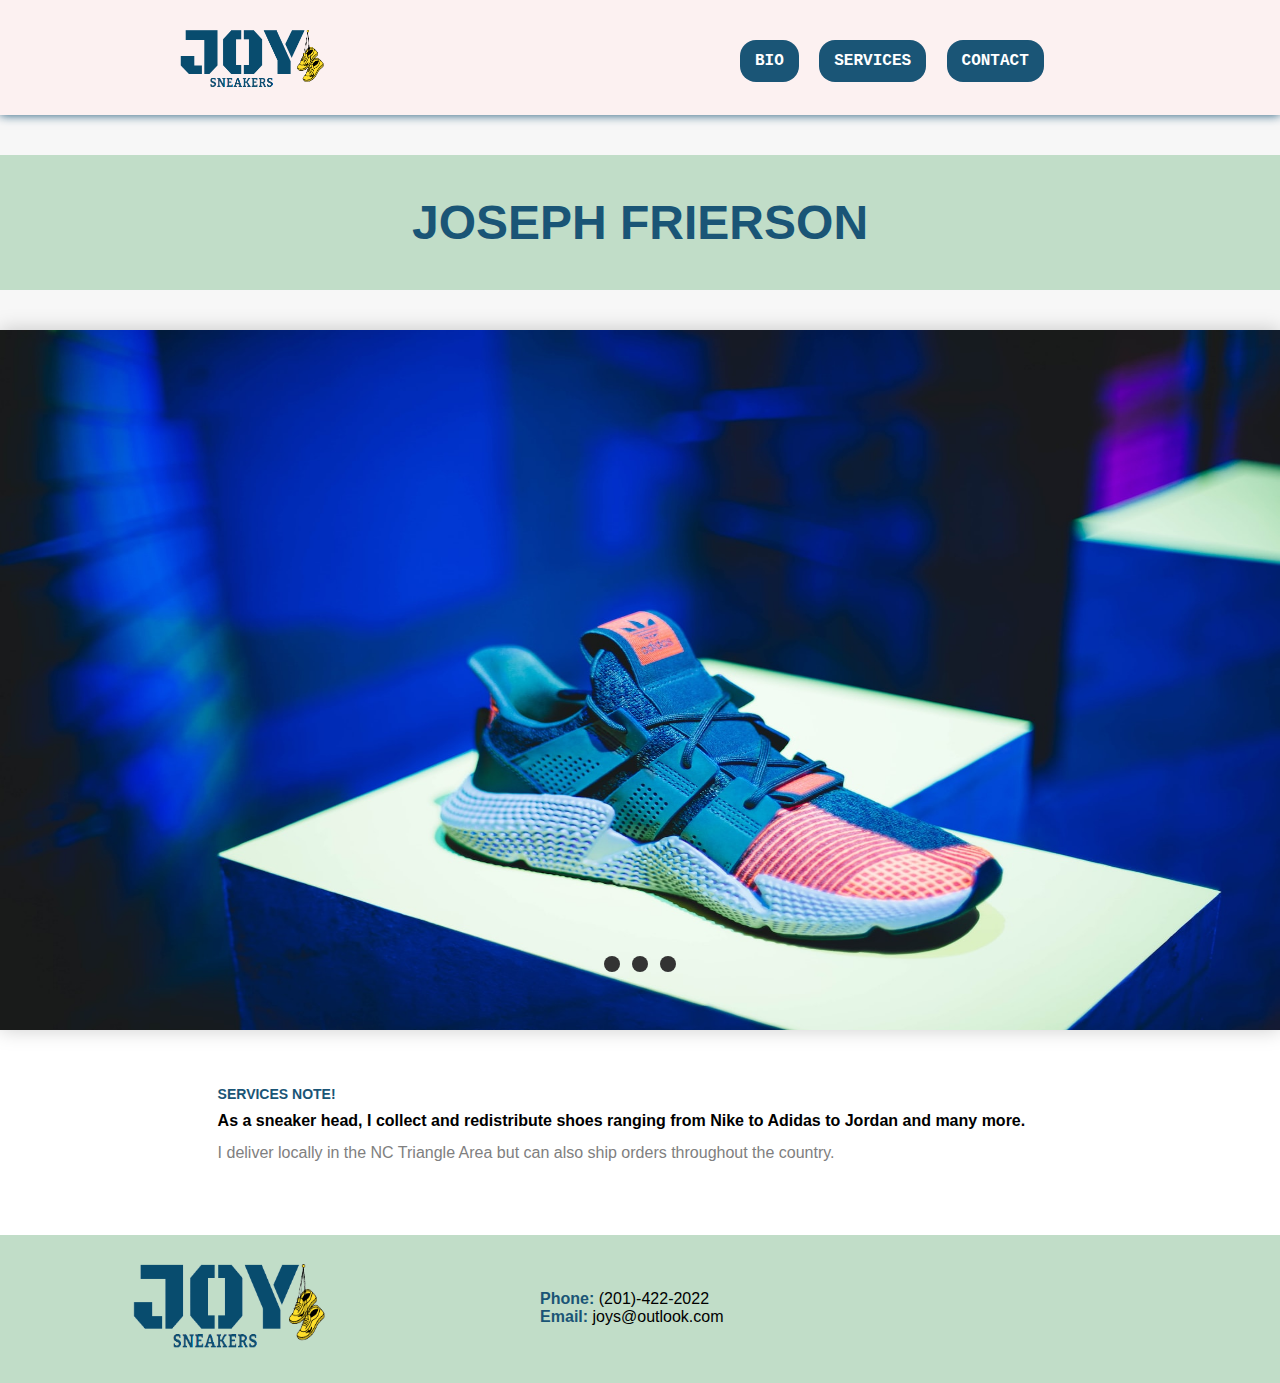
<file: index.html>
<!DOCTYPE html>
<html lang="en">

	<head>
		<meta charset="UTF-8">
		<meta http-equiv="X-UA-Compatible" content="IE=edge">
		<meta name="viewport" content="width=device-width, initial-scale=1.0">
		<title>Bio</title>
		<link rel="stylesheet" type="text/css" href="styles.css">
	</head>

	<body>
		<section class="home section">
			<header>
				<nav>
					<img src="images/logo.png" alt="myLogo">
					<ul class="nav-links">
						<li><a href="index.html">Bio</a></li>
						<li><a href="services.html">Services</a></li>
						<li><a href="contact.html">Contact</a></li>
					</ul>
				</nav>
			</header>

			<div class="page-title my-4">
				<h1>JOSEPH FRIERSON</h1>
			</div>

			<div class="carousel" aria-label="Gallery">
				<ol class="carousel-box">
					<li tabindex="0" class="slide">
						<img class="slideImage" src="images/shoes8.jpg" alt="shoesImage">
						<div class="carousel-snapper"></div>
					</li>
					<li tabindex="0" class="slide">
						<img class="slideImage" src="images/shoes3.jpg" alt="shoesImage">
						<div class="carousel-snapper"></div>

					</li>
					<li tabindex="0" class="slide">
						<img class="slideImage" src="images/shoes7.jpg" alt="shoesImage">
						<div class="carousel-snapper"></div>
					</li>

				</ol>
				<div class="carousel-navigation">
					<ol class="carousel-navigation-list">
						<li class="carousel-navigation-item">
							<a class="carousel-navigation-button"></a>
						</li>
						<li class="carousel-navigation-item">
							<a
								class="carousel-navigation-button"></a>
						</li>
						<li class="carousel-navigation-item">
							<a
								class="carousel-navigation-button"></a>
						</li>
					</ol>
				</div>
			</div>

		</section>
		<section class="services section">
			<div class="lower">
				<div class="flex100">
					<div class="text-container-11">
						<br><br>
						<h2 class="title">Services Note!</h2>
						<h4>As a sneaker head, I collect and redistribute shoes ranging from Nike
							to
							Adidas to Jordan and many more.</h4>
						<p class="desc1">
							I deliver locally in the NC Triangle Area but can also ship orders
							throughout the country.
						</p>

					</div>
				</div>
			</div>
		</section>


		<footer>
			<div class="footer container">
				<div class="left">
					<div class="logo">
						<img src="images/logo.png" alt="logo">
					</div>
				</div>
				<div class="right">
					<p><span>Phone:</span> (201)-422-2022</p>
					<p><span>Email:</span> joys@outlook.com</p>
				</div>
			</div>


		</footer>

	</body>

</html>
</file>
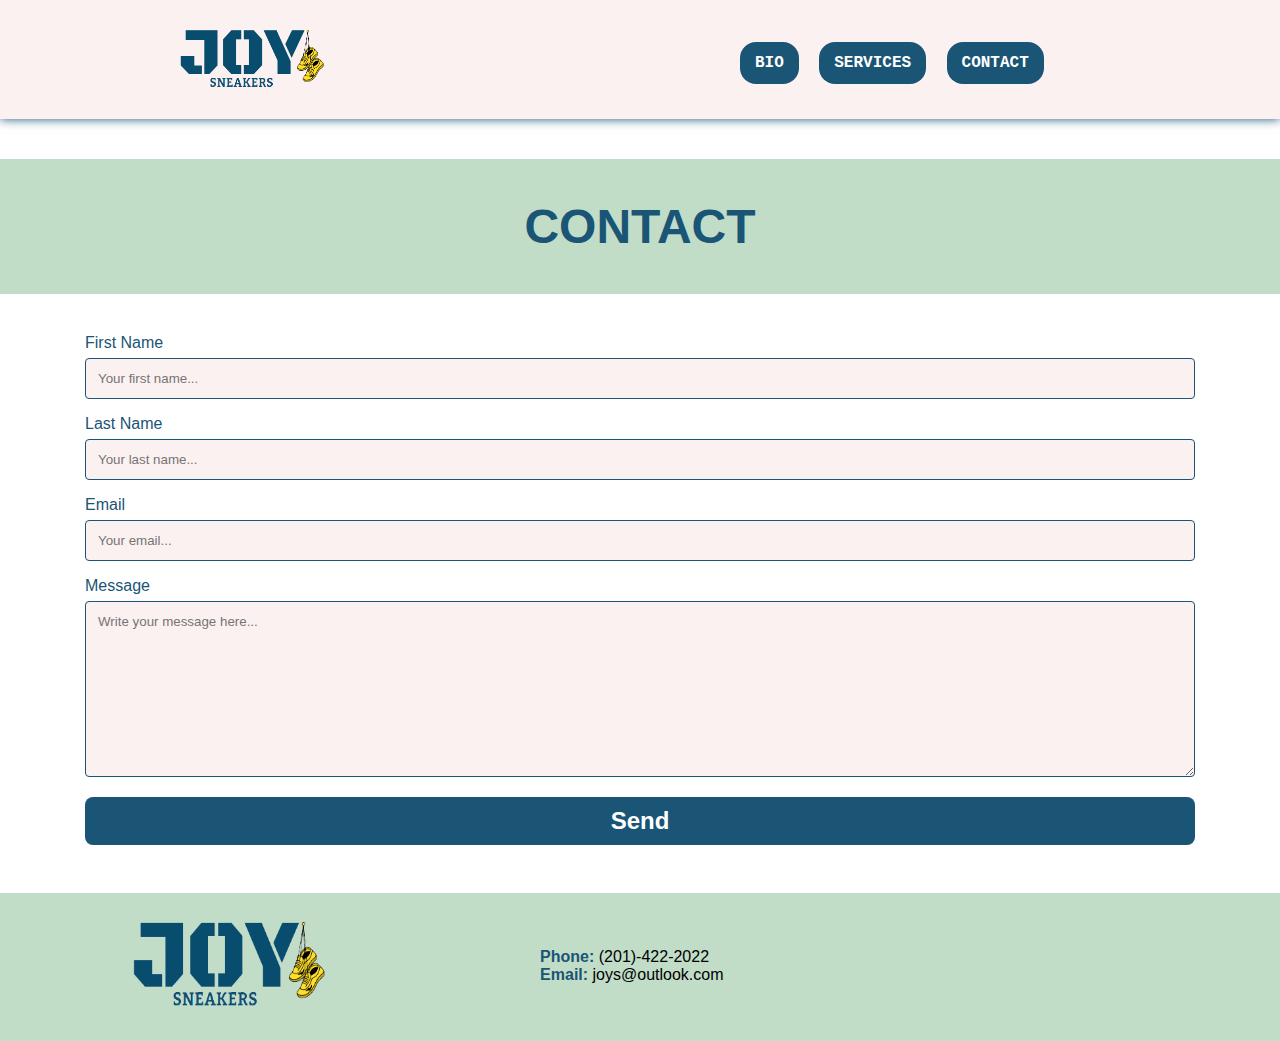
<file: contact.html>
<!DOCTYPE html>
<html lang="en">

	<head>
		<meta charset="UTF-8">
		<meta http-equiv="X-UA-Compatible" content="IE=edge">
		<meta name="viewport" content="width=device-width, initial-scale=1.0">
		<title>Contact us</title>
		<link rel="stylesheet" type="text/css" href="styles.css">
	</head>

	<body>
		<section class="home section">
			<header>
				<nav>
					<a href="/index.html"><img src="images/logo.png" alt="LogoImage"></a>
					<ul class="nav-links">
						<li><a href="index.html">Bio</a></li>
						<li><a href="services.html">Services</a></li>
						<li><a href="contact.html">Contact</a></li>
					</ul>
				</nav>
			</header>
		</section>


		<section class="contact">
			<div class="page-title my-4">
				<h1>CONTACT</h1>
			</div>
			<div class="container">

				<form action="/action_page.php" class="contact-form">
					<label for="firstname">First Name</label>
					<input type="text" placeholder="Your first name..." id="firstname">

					<label for="lastname">Last Name</label>
					<input type="text" placeholder="Your last name..." id="lastname">

					<label for="email">Email</label>
					<input type="email" placeholder="Your email..." id="email">

					<label for="message">Message</label>
					<textarea placeholder="Write your message here..." rows="10"
						id="message"></textarea>
					<button class="round-button">
						Send
					</button>
				</form>
			</div>
		</section>


		<footer>
			<div class="footer container">
				<div class="left">
					<div class="logo">
						<img src="images/logo.png" alt="LogoImage">
					</div>
				</div>
				<div class="right">
					<p><span>Phone:</span> (201)-422-2022</p>
					<p><span>Email:</span> joys@outlook.com</p>
				</div>
			</div>
		</footer>

	</body>

</html>
</file>
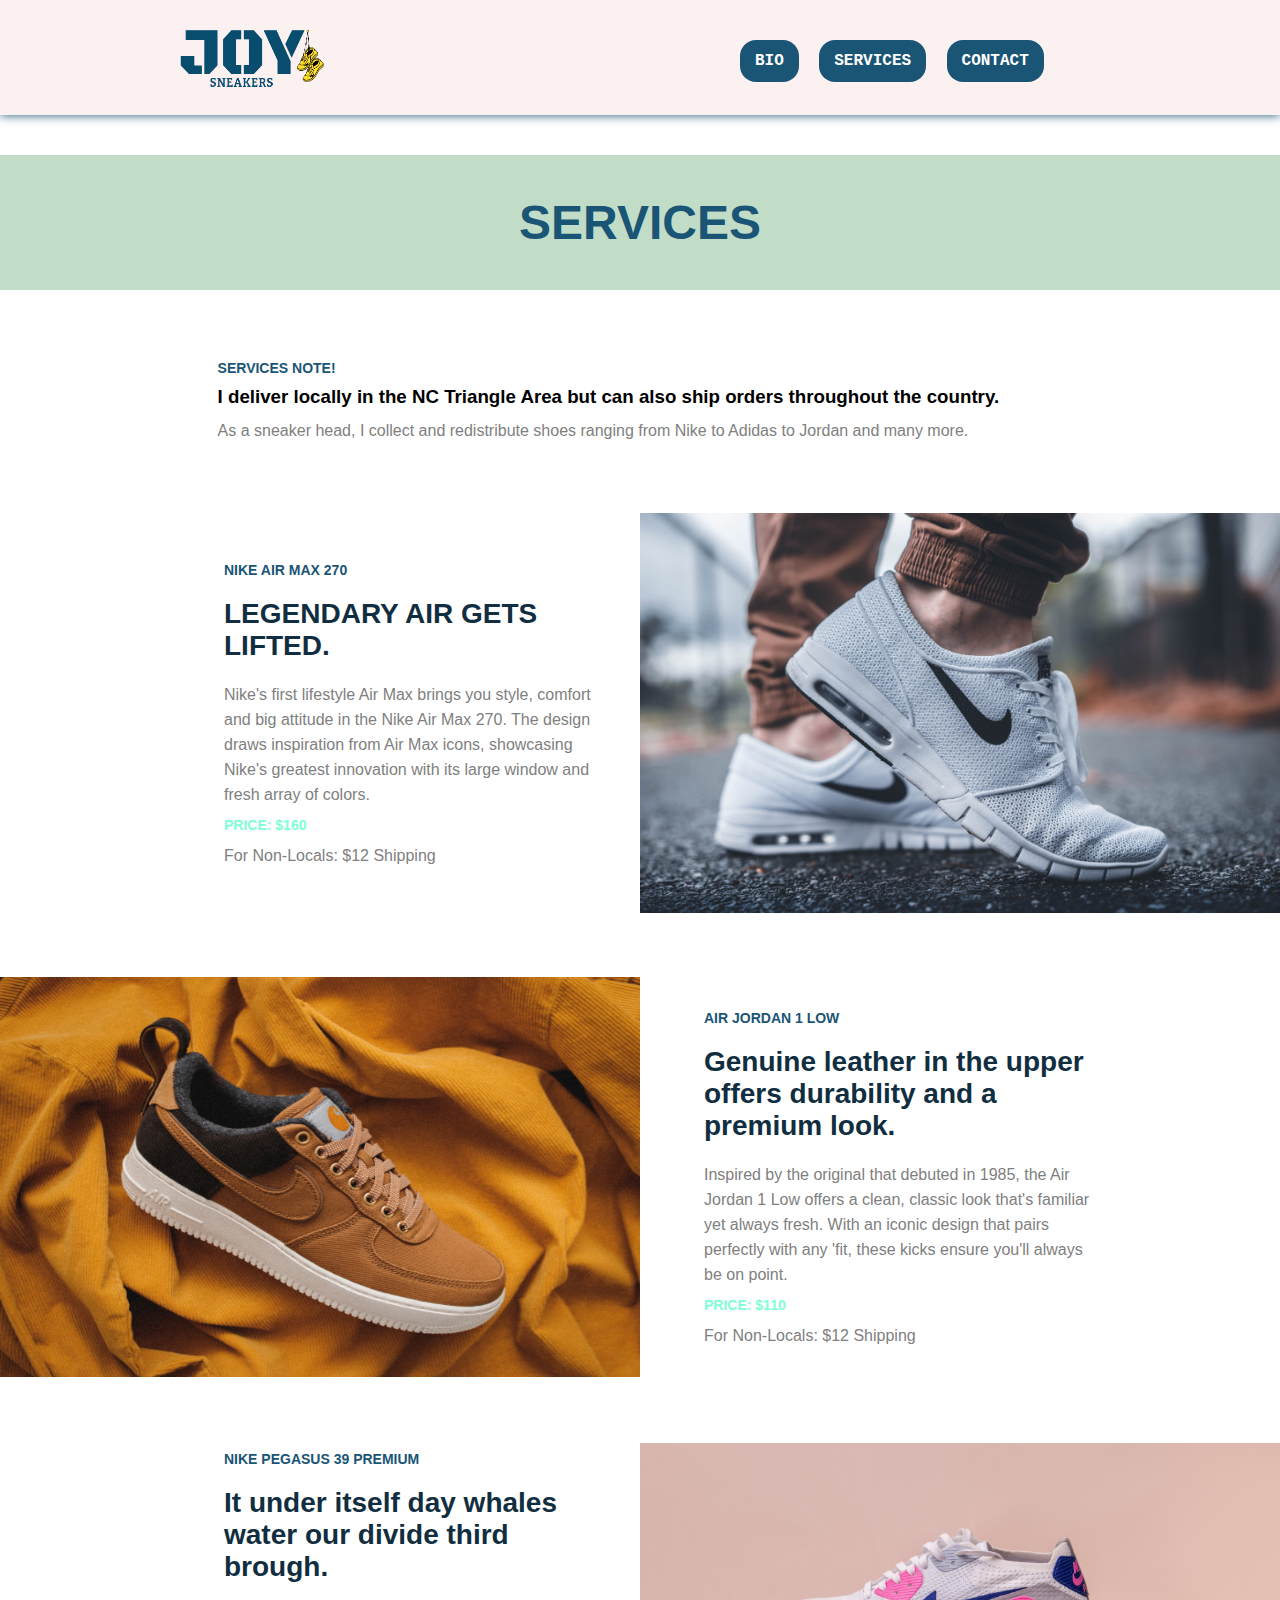
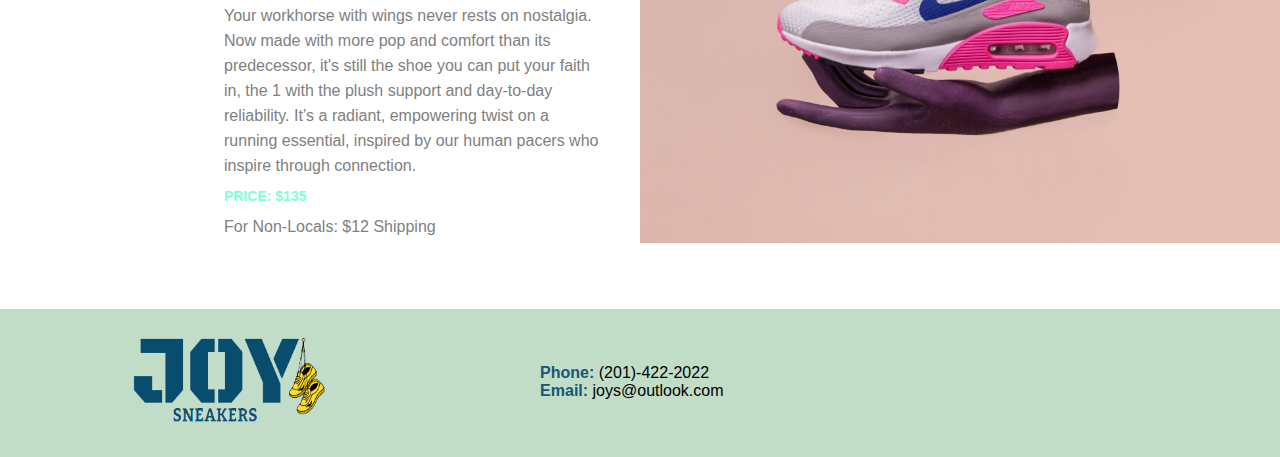
<file: services.html>
<!DOCTYPE html>
<html lang="en">

	<head>
		<meta charset="UTF-8">
		<meta http-equiv="X-UA-Compatible" content="IE=edge">
		<meta name="viewport" content="width=device-width, initial-scale=1.0">
		<title>Services</title>
		<link rel="stylesheet" type="text/css" href="styles.css">
	</head>

	<body>
		<section class="home section">
			<header>
				<nav>
					<img src="images/logo.png" alt="LogoImage">
					<ul class="nav-links">
						<li><a href="index.html">Bio</a></li>
						<li><a href="services.html">Services</a></li>
						<li><a href="contact.html">Contact</a></li>
					</ul>
				</nav>
			</header>

		</section>

		<section class="services section">
			<div class="page-title my-4">
				<h1>SERVICES</h1>
			</div>
			<div class="lower">
				<div class="flex100">
					<div class="text-container-11">
						<h2 class="title">Services Note!</h2>
						<h3>I deliver locally in the NC Triangle Area but can also ship orders
							throughout the country.</h3>
						<p class="desc1">
							As a sneaker head, I collect and redistribute shoes ranging from Nike to
							Adidas to Jordan and many more.
						</p>
					</div>
				</div>
			</div>



			<div class="lower">
				<div class="left">
					<div class="text-container-1">
						<h2 class="title">Nike Air Max 270</h2>
						<h1 class="heading">LEGENDARY AIR GETS LIFTED.</h1>
						<p class="desc1">
							Nike's first lifestyle Air Max brings you style, comfort and big attitude
							in the Nike Air Max 270. The design draws inspiration from Air Max icons,
							showcasing Nike's greatest innovation with its large window and fresh
							array of colors.
						</p>
						<p class="price">Price: $160 </p>
						<div class="desc1">
							<p><span>For Non-Locals:</span> $12 Shipping</p>
						</div>
					</div>
				</div>
				<figure class="right">
					<img src="images/shoes1.jpg" alt="shoes1">
				</figure>
			</div>
			<div class="lower">
				<figure class="right">
					<img src="images/shoes2.jpg" alt="shoes2">
				</figure>
				<div class="left">
					<div class="text-container-2">
						<h2 class="title">Air Jordan 1 Low</h2>
						<h1 class="heading">Genuine leather in the upper offers durability and a
							premium look.</h1>
						<p class="desc1">
							Inspired by the original that debuted in 1985, the Air Jordan 1 Low
							offers a clean, classic look that's familiar yet always fresh. With an
							iconic design that pairs perfectly with any 'fit, these kicks ensure
							you'll always be on point.
						</p>
						<p class="price">Price: $110 </p>
						<div class="desc1">
							<p><span>For Non-Locals:</span> $12 Shipping</p>
						</div>
					</div>

				</div>
			</div>
			<div class="lower">
				<div class="left">
					<div class="text-container-1">
						<h2 class="title">Nike Pegasus 39 Premium</h2>
						<h1 class="heading">It under itself day whales water our divide third
							brough.</h1>
						<p class="desc1">
							Your workhorse with wings never rests on nostalgia. Now made with more
							pop and comfort than its predecessor, it's still the shoe you can put
							your faith in, the 1 with the plush support and day-to-day reliability.
							It’s a radiant, empowering twist on a running essential, inspired by our
							human pacers who inspire through connection.
						</p>
						<p class="price">Price: $135 </p>
						<div class="desc1">
							<p><span>For Non-Locals:</span> $12 Shipping</p>
						</div>

					</div>
				</div>
				<div class="right">
					<figure>
						<img src="images/shoes6.jpg" alt="shoes3">
					</figure>
				</div>
			</div>

		</section>



		<footer>
			<div class="footer container">
				<div class="left">
					<div class="logo">
						<img src="images/logo.png" alt="LogoImage">
					</div>
				</div>
				<div class="right">
					<p><span>Phone:</span> (201)-422-2022</p>
					<p><span>Email:</span> joys@outlook.com</p>
				</div>
			</div>
		</footer>

	</body>

</html>
</file>
<file: styles.css>
/* Common */

* {
	font-family: "Roboto", sans-serif;
	padding: 0;
	margin: 0;
	box-sizing: border-box;
	-ms-overflow-style: none;
	scrollbar-color: transparent transparent;
	scrollbar-width: 0px;
}

*::-webkit-scrollbar {
	width: 0;
}

*::-webkit-scrollbar-track {
	background: transparent;
}

*::-webkit-scrollbar-thumb {
	background: transparent;
	border: none;
}


@media (min-width: 1920px) {
	body {
		margin: 0px 0px !important;
	}
}

@media (min-width: 2116px) {
	body {
		margin: 0px 100px !important;
	}
}

@media (min-width: 2381px) {
	body {
		margin: 0px 250px !important;
	}
}

@media (min-width: 2540px) {
	body {
		margin: 0px 350px !important;
	}
}

@media (min-width: 2860px) {
	body {
		margin: 0px 500px !important;
	}
}

@media (min-width: 3810px) {
	body {
		margin: 0px 800px !important;
	}
}

@media (min-width: 5750px) {
	body {
		margin: 0px 1600px !important;
	}
}

@media (min-width: 7620px) {
	body {
		margin: 0px 2800px !important;
	}
}

section {
	width: 100%;
	margin: 0px auto;
}

.row {
	display: flex;
	flex-wrap: wrap;
}

.left {
	flex: 0 0 auto;
	width: 50%
}

.flex100 {
	flex: 0 0 auto;
	width: 100%
}

.right {
	flex: 0 0 auto;
	width: 50%
}

@media (max-width: 992px) {
	.hide-on-med-and-down {
		display: none !important;
	}
}

@media (max-width: 992px) {
	.show-on-med-and-down {
		display: block !important;
	}
}

@media (max-width: 576px) {
	.hide-on-small {
		display: none;
	}
}

@media (max-width: 768px) {
	.left {
		flex: 0 0 auto;
		width: 100%
	}

	.right {
		flex: 0 0 auto;
		width: 100%
	}
}

/* Home */
.home {
	background-color: #f7f7f7;
	padding: 0;
	margin: 0 auto;
}

.home .row {
	flex-direction: row-reverse;
}

nav {
	display: flex;
	justify-content: space-around;
	align-items: center;
	flex-wrap: wrap;
	background-color: #FCf1f1;
	z-index: 20000;
	padding-top: 25px;
	padding-bottom: 20px;
	box-shadow: 0px 0px 10px #1A5576;
}

@media (min-width: 992px) {
	nav img {
		width: 150px !important;
		height: 70px !important;
		padding-bottom: 5px !important;
	}

	nav .nav-links {
		flex: 0 0 33% !important;
	}
}

nav img {
	width: 250px;
	height: 150px;
	padding-bottom: 15px;
}

nav h1 {
	width: 100%;
	font-size: 4rem;
	text-align: center;
	padding: 10px;
	color: #1A5576;
}

nav .nav-links {
	width: 100%;
	text-align: center;
	padding: 10px;
	list-style: none;
}

nav .nav-links li {
	display: inline-block;
}

nav .nav-links li a {
	text-decoration: none;
	text-transform: uppercase;
	font-weight: bold;
	color: white;
	background-color: #1A5576;
	border-radius: 16px;
	padding: 12px 15px;
	font-size: 1rem;
	font-family: monospace;
	cursor: pointer;
	margin: 0px 0.5rem;

}

nav .nav-links li a:hover {
	background-color: #C1DDC8;
	color: #1A5576;
	border: 1px solid #1A5576;
}

@keyframes tonext {
	75% {
		left: 0;
	}

	95% {
		left: 100%;
	}

	98% {
		left: 100%;
	}

	99% {
		left: 0;
	}
}

@keyframes tostart {
	75% {
		left: 0;
	}

	95% {
		left: -300%;
	}

	98% {
		left: -300%;
	}

	99% {
		left: 0;
	}
}

@keyframes snap {
	96% {
		scroll-snap-align: center;
	}

	97% {
		scroll-snap-align: none;
	}

	99% {
		scroll-snap-align: none;
	}

	100% {
		scroll-snap-align: center;
	}
}



ol,
li {
	list-style: none;
	margin: 0;
	padding: 0;
}

.carousel {
	position: relative;
	padding-top: 650px;
	filter: drop-shadow(0 0 10px #0003);
	perspective: 100px;
}

.carousel-box {
	position: absolute;
	height: 700px;
	top: 0;
	right: 0;
	bottom: 0;
	left: 0;
	display: flex;
	overflow-x: scroll;
	counter-reset: item;
	scroll-behavior: smooth;
	scroll-snap-type: x mandatory;
}

.carousel .slide {
	position: relative;
	flex: 0 0 100%;
	width: 100%;
	counter-increment: item;
}


.carousel-snapper {
	position: absolute;
	top: 0;
	left: 0;
	width: 100%;
	height: 100%;
	scroll-snap-align: center;
}

@media (hover: hover) {
	.carousel-snapper {
		animation-name: tonext, snap;
		animation-timing-function: ease;
		animation-duration: 4s;
		animation-iteration-count: infinite;
	}

	.carousel__slide:last-child .carousel-snapper {
		animation-name: tostart, snap;
	}
}

@media (prefers-reduced-motion: reduce) {
	.carousel-snapper {
		animation-name: none;
	}
}

.carousel:hover .carousel-snapper,
.carousel:focus-within .carousel-snapper {
	animation-name: none;
}

.carousel-navigation {
	position: absolute;
	right: 0;
	bottom: 0;
	left: 0;
	text-align: center;
}

.carousel-navigation-list,
.carousel-navigation-item {
	display: inline-block;
}

.carousel-navigation-button {
	display: inline-block;
	width: 1.5rem;
	height: 1.5rem;
	background-color: #333;
	background-clip: content-box;
	border: 0.25rem solid transparent;
	border-radius: 50%;
	font-size: 0;
	transition: transform 0.1s;
}

/* Services */
.services {
	position: relative;
	width: 100%;
	padding: 0;
	margin: 0 auto;
}

.services .upper {
	height: 200px;
	text-align: center;
	display: flex;
	justify-content: center;
	align-items: center;
	flex-direction: column;
	margin-top: 40px;
}

.services .lower {
	display: flex;
	flex-wrap: wrap;
	justify-content: center;
	align-items: center;
	margin: 60px 0px;
}


@media (max-width: 768px) {
	.services .upper h1 {
		font-size: 34px
	}
}

.services .text-container-11 {
	max-width: 1000px;
	margin-left: 17%;
	margin-right: 15%;
}

.services .text-container-1 {
	max-width: 400px;
	margin-left: 35%;
	margin-right: 6%;
}

.services .text-container-2 {
	max-width: 400px;
	margin-left: 10%;
	margin-right: 6%;
}

@media (max-width: 768px) {
	.services .text-container-1 {
		max-width: 100% !important;
		margin-left: 2% !important;
		margin-right: 2% !important;
	}

	.services .text-container-11 {
		max-width: 100%px;
		margin-left: 2%;
		margin-right: 2%;
	}

	.services .text-container-2 {
		max-width: 100% !important;
		margin-left: 2% !important;
		margin-right: 2% !important;
	}

	.services .lower {
		margin: 10px 10px
	}

	.services .upper {
		height: 25vh !important
	}
}

.services .title {
	text-transform: uppercase;
	color: #1A5576;
	font-size: 14px;
	padding: 10px 0px;
}

.services .price {
	text-transform: uppercase;
	color: aquamarine;
	font-size: 14px;
	font-weight: bold;
}

.services .heading {
	color: #112E41;
	font-size: 28px;
	font-weight: bold;
	padding: 10px 0px;
}

.services .desc1 {
	color: grey;
	font-weight: 400;
	padding: 10px 0px;
	line-height: 25px;
}

.services img {
	width: 100%;
	height: 400px;
	transition: width 0.5s;
}

.btn-secondary:hover {
	border: 1px solid #1a3344
}

.slideImage {
	width: 100%;
	height: 100%;
}


/* Footer */
footer {
	background-color: #C1DDC8;
	margin-top: 3rem;
}

.footer {
	width: 100%;
	display: flex;
	flex-wrap: wrap;
	justify-content: center;
}

.footer .left {
	flex: 0 0 auto;
	width: 35%;
	margin: 2% 1%;
}

.footer .right {
	flex: 0 0 auto;
	width: 55%;
	margin: 2% 1%;
	padding-top: 3%;
}

.footer .left .logo img {
	width: 120px;
	height: 50px;
	padding-bottom: 5px;
}

.footer .right p span {
	color: #1A5576;
	font-weight: 700;
}

.container {
	width: 100%;
	padding-right: 15px;
	padding-left: 15px;
	margin-right: auto;
	margin-left: auto;
}

@media (min-width: 576px) {
	.container {
		max-width: 540px;
	}
}

@media (min-width: 768px) {
	.container {
		max-width: 720px;
	}

	.footer .left .logo img {
		width: 200px;
		height: 100px;
		padding-bottom: 5px;
	}
}

@media (min-width: 992px) {
	.container {
		max-width: 960px;
	}
}

@media (min-width: 1200px) {
	.container {
		max-width: 1140px;
	}
}

.page-title {
	background-color: #C1DDC8;
	color: #1A5576;
	font-weight: 700;
	text-align: center;
	padding: 40px;
	font-size: 1.5rem;
}

.round-button {
	background-color: #1A5576;
	color: white;
	font-weight: 600;
	border-radius: 8px;
	border: none;
	outline: none;
	padding: 10px 16px;
	cursor: pointer;
	width: 100%;
	font-size: 1.5rem;
}

.round-button:hover {
	background-color: #C1DDC8;
	color: #1A5576;

}

.contact {
	margin-top: 40px;
}

.contact-form {
	margin-top: 2rem;
}

form label {
	color: #1A5576;
}

.contact input,
textarea {
	width: 100%;
	padding: 12px;
	border: 1px solid #1A5576;
	background-color: #FCf1f1;
	border-radius: 4px;
	box-sizing: border-box;
	margin-top: 6px;
	margin-bottom: 16px;
	color: #1A5576;
}

.contact textarea:focus {
	outline: 1px solid #1A5576;
}

.contact input:focus {
	outline: 1px solid #1A5576;
}

.my-4 {
	margin-top: 40px;
	margin-bottom: 40px;
}
</file>
